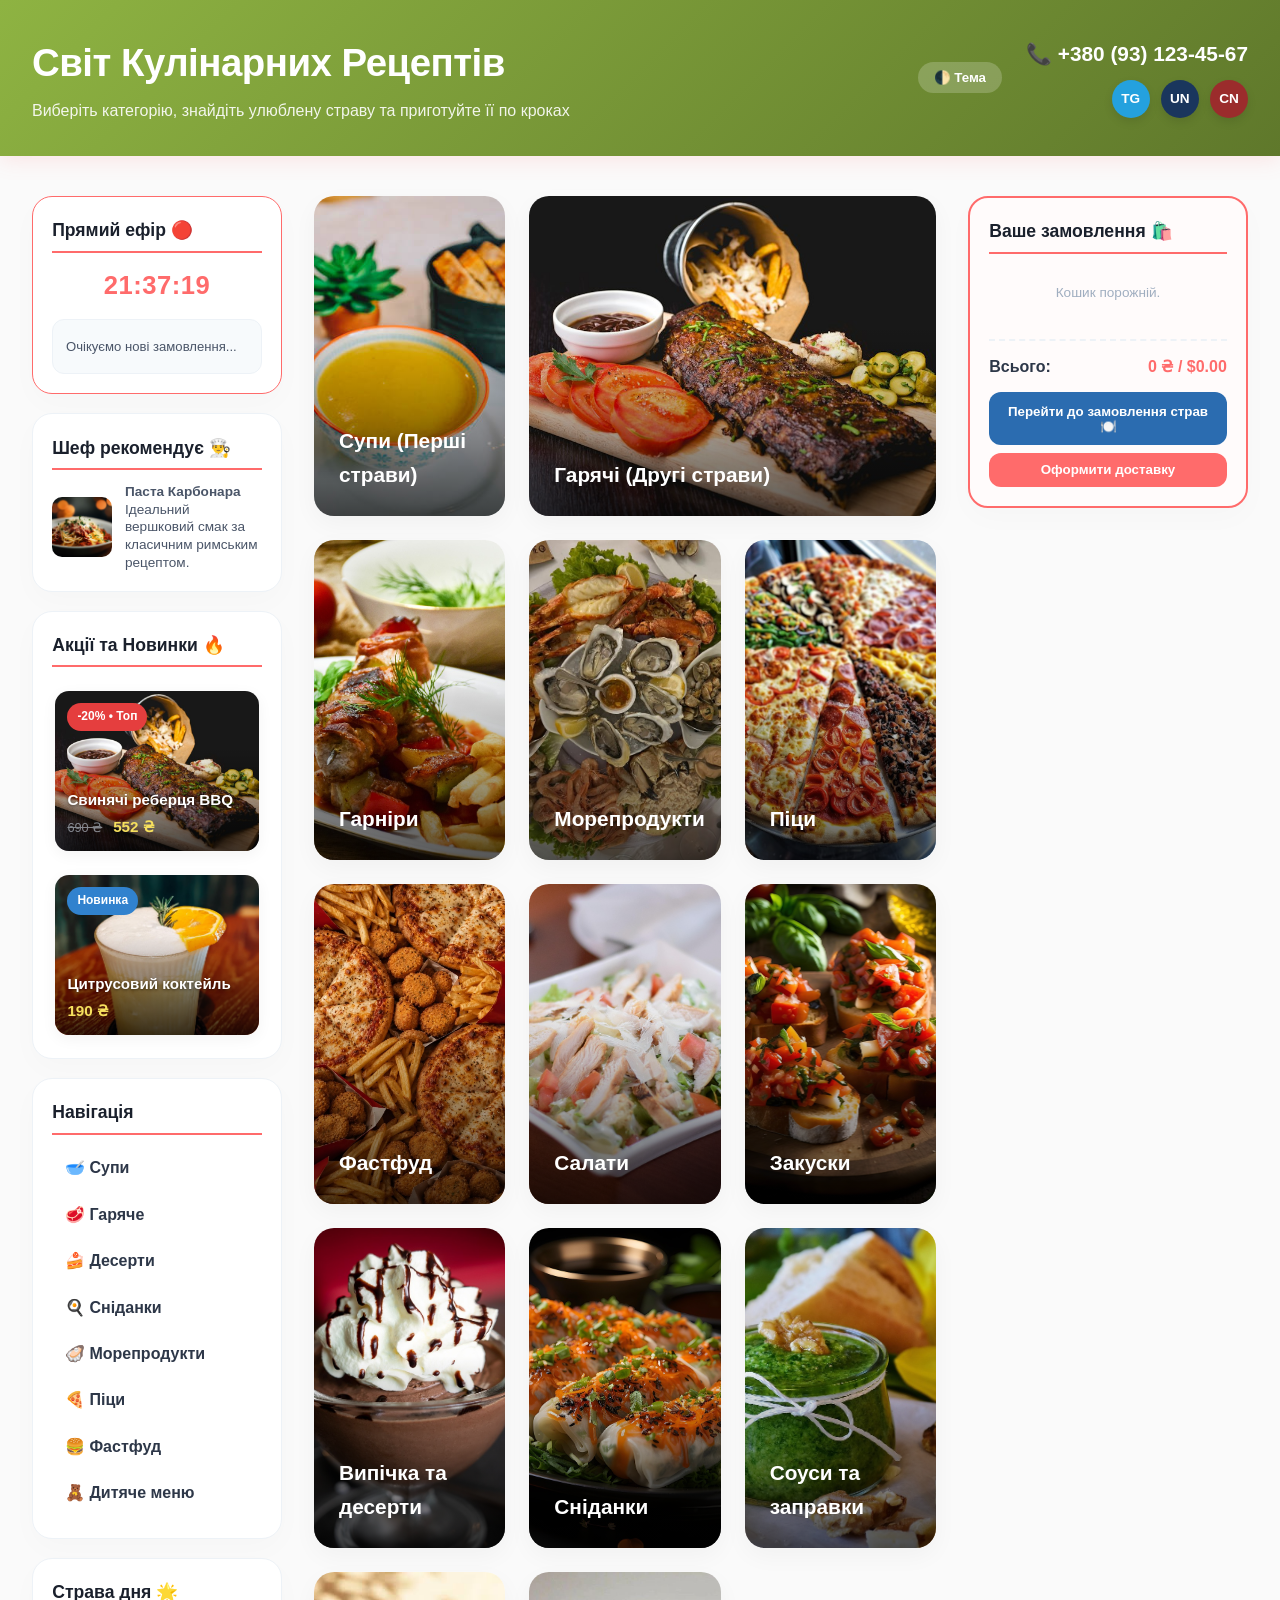
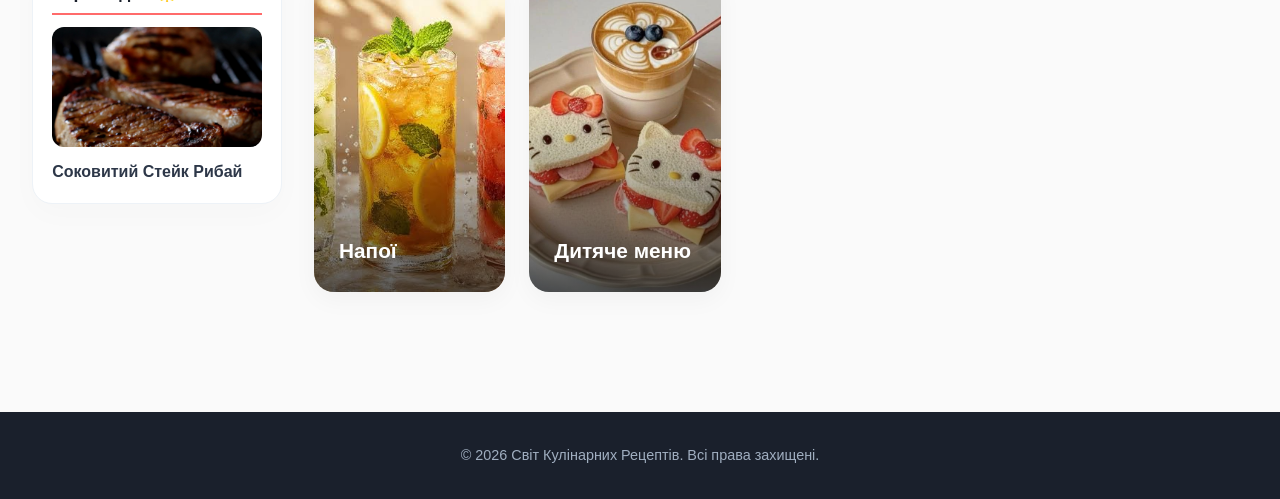
<file: index.html>
<!DOCTYPE html>
<html lang="uk">
<head>
    <meta charset="UTF-8">
    <meta name="viewport" content="width=device-width, initial-scale=1.0">
    <title>Смачні Рецепти — Кулінарний Сайт</title>
    <link rel="stylesheet" href="index.css">
</head>
<body>

    <!-- ПОВІДОМЛЕННЯ ПРО ПОРОЖНІЙ КОШИК -->
    <div id="notification-toast" class="toast hidden">
        <div class="toast-content">
            <span class="toast-icon">⚠️</span>
            <div class="toast-message">
                <h4>Ваш апетит готовий, але тарілка порожня! 🍽️</h4>
                <p>Будь ласка, загляньте в нашу онлайн-вітрину замовлень та виберіть найсоковитіші страви перед оформленням доставки.</p>
            </div>
        </div>
    </div>

    <!-- ШАПКА САЙТУ -->
    <header class="main-header">
        <div class="header-container">
            <div class="brand">
                <h1>Світ Кулінарних Рецептів</h1>
                <p>Виберіть категорію, знайдіть улюблену страву та приготуйте її по кроках</p>
            </div>
            <div class="header-right-box" style="display: flex; align-items: center; gap: 1.5rem;">
                <button class="btn-theme-toggle" onclick="toggleTheme()">🌓 Тема</button>
                <div class="header-contacts">
                    <a href="tel:+380931234567" class="header-phone">📞 +380 (93) 123-45-67</a>
                    <div class="header-socials">
                        <!-- Посилання на українські платформи та месенджери -->
                        <a href="socials.html" target="_blank" class="social-icon telegram" title="Наш Telegram Канал">TG</a>
                        <a href="https://ukr.net" target="_blank" class="social-icon ukrnet" title="Ukr.net">UN</a>
                        <a href="https://censor.net" target="_blank" class="social-icon censor" title="Censor.net">CN</a>
                    </div>
                </div>
            </div>
        </div>
    </header>

    <!-- ОСНОВНИЙ КОНТЕНТ -->
    <div class="container">
        <div id="screen-categories" class="main-layout">
            <!-- ЛІВА ПАНЕЛЬ З ГОДИННИКОМ, МОНІТОРИНГОМ ТА АКЦІЯМИ -->
            <aside class="side-panel left-panel">
                <!-- Блок часу та імітації замовлень -->
                <div class="widget-box" style="border: 1px solid #ff6b6b;">
                    <h3>Прямий ефір 🔴</h3>
                    <div class="live-clock">
                        <span id="live-clock-time">00:00:00</span>
                    </div>
                    <div class="live-tracker-wrapper">
                        <div id="live-tracker-text">Очікуємо нові замовлення...</div>
                    </div>
                </div>

                <!-- РЕКОМЕНДАЦІЯ ВІД ШЕФ-КУХАРЯ -->
                <div class="widget-box">
                    <h3>Шеф рекомендує 👨‍🍳</h3>
                    <div class="chef-recommend" onclick="showRecipeImmediately('main_dishes', database.main_dishes.items[5])">
                        <div class="chef-thumb" style="background-image: url('images/carbonara.jpg')"></div>
                        <p><strong>Паста Карбонара</strong><br>Ідеальний вершковий смак за класичним римським рецептом.</p>
                    </div>
                </div>

                <!-- АКЦІЇ, НОВИНКИ ТА ЗНИЖКИ -->
                <div class="widget-box">
                    <h3>Акції та Новинки 🔥</h3>
                    <!-- Знижка / Популярне -->
                    <div class="bento-promo-card" onclick="showCategory('main_dishes')">
                        <div class="promo-bg-image" style="background-image: url('images/main_dishes_main.jpg')">
                            <span class="promo-badge discount">-20% • Топ</span>
                            <div class="promo-text-footer">
                                <h4>Свинячі реберця BBQ</h4>
                                <span class="old-price">690 ₴</span>
                                <span class="new-price">552 ₴</span>
                            </div>
                        </div>
                    </div>
                    <!-- Новинка -->
                    <div class="bento-promo-card" style="margin-top: 0.6rem;" onclick="showCategory('drinks')">
                        <div class="promo-bg-image" style="background-image: url('images/lemonade.jpg')">
                            <span class="promo-badge new-item">Новинка</span>
                            <div class="promo-text-footer">
                                <h4>Цитрусовий коктейль</h4>
                                <span class="new-price">190 ₴</span>
                            </div>
                        </div>
                    </div>
                </div>

                <!-- НАВІГАЦІЯ -->
                <div class="widget-box">
                    <h3>Навігація</h3>
                    <ul class="quick-nav">
                        <li onclick="showCategory('soups')">🥣 Супи</li>
                        <li onclick="showCategory('main_dishes')">🥩 Гаряче</li>
                        <li onclick="showCategory('desserts')">🍰 Десерти</li>
                        <li onclick="showCategory('breakfast')">🍳 Сніданки</li>
                        <li onclick="showCategory('seafood')">🦪 Морепродукти</li>
                        <li onclick="showCategory('pizzas')">🍕 Піци</li>
                        <li onclick="showCategory('fastfood')">🍔 Фастфуд</li>
                        <li onclick="showCategory('kids_menu')">🧸 Дитяче меню</li>


                    </ul>
                </div>
                
                <!-- СТРАВА ДНЯ -->
                <div class="widget-box day-dish-box">
                    <h3>Страва дня 🌟</h3>
                    <div class="day-dish-card" onclick="showCategory('main_dishes')">
                        <div class="day-dish-img" style="background-image: url('images/steak.jpg')"></div>
                        <h4>Соковитий Стейк Рибай</h4>
                    </div>
                </div>
            </aside>
            <!-- ЦЕНТРАЛЬНА СІТКА BENTO GRID -->
            <main class="categories-grid">
                <div class="category-card" onclick="showCategory('soups')" onmouseenter="playHoverSound()">
                    <div class="category-img" style="background-image: url('images/soups_main.jpg')"></div>
                    <h2>Супи (Перші страви)</h2>
                </div>
                <div class="category-card" onclick="showCategory('main_dishes')" onmouseenter="playHoverSound()">
                    <div class="category-img" style="background-image: url('images/main_dishes_main.jpg')"></div>
                    <h2>Гарячі (Другі страви)</h2>
                </div>
                <div class="category-card" onclick="showCategory('side_dishes')" onmouseenter="playHoverSound()">
                    <div class="category-img" style="background-image: url('images/side_dishes_main.jpg')"></div>
                    <h2>Гарніри</h2>
                </div>
                <div class="category-card" onclick="showCategory('seafood')" onmouseenter="playHoverSound()">
                <div class="category-img" style="background-image: url('images/mussel.jpg')"></div>
                <h2>Морепродукти</h2>
                </div>

                <div class="category-card" onclick="showCategory('pizzas')" onmouseenter="playHoverSound()">
                    <div class="category-img" style="background-image: url('images/pizza.jpg')"></div>
                    <h2>Піци</h2>
                </div>

                <div class="category-card" onclick="showCategory('fastfood')" onmouseenter="playHoverSound()">
                    <div class="category-img" style="background-image: url('images/fastfood.jpg')"></div>
                    <h2>Фастфуд</h2>
                </div>

                <div class="category-card" onclick="showCategory('salads')" onmouseenter="playHoverSound()">
                    <div class="category-img" style="background-image: url('images/salads_main.jpg')"></div>
                    <h2>Салати</h2>
                </div>
                <div class="category-card" onclick="showCategory('appetizers')" onmouseenter="playHoverSound()">
                    <div class="category-img" style="background-image: url('images/appetizers_main.jpg')"></div>
                    <h2>Закуски</h2>
                </div>
                <div class="category-card" onclick="showCategory('desserts')" onmouseenter="playHoverSound()">
                    <div class="category-img" style="background-image: url('images/desserts_main.jpg')"></div>
                    <h2>Випічка та десерти</h2>
                </div>
                <div class="category-card" onclick="showCategory('breakfast')" onmouseenter="playHoverSound()">
                    <div class="category-img" style="background-image: url('images/breakfast_main.jpg')"></div>
                    <h2>Сніданки</h2>
                </div>
                <div class="category-card" onclick="showCategory('sauces')" onmouseenter="playHoverSound()">
                    <div class="category-img" style="background-image: url('images/sauces_main.jpg')"></div>
                    <h2>Соуси та заправки</h2>
                </div>
                <div class="category-card" onclick="showCategory('drinks')" onmouseenter="playHoverSound()">
                    <div class="category-img" style="background-image: url('images/drinks_main.jpg')"></div>
                    <h2>Напої</h2>
                </div>
                    <div class="category-card" onclick="showCategory('kids_menu')" onmouseenter="playHoverSound()">
                <div class="category-img" style="background-image: url('images/hellokitty_sandwiches.jpg')"></div>
                    <h2>Дитяче меню</h2>
              </div>

                
            </main>

            <!-- ПРАВА ПАНЕЛЬ -->
            <aside class="side-panel right-panel">
                <div class="widget-box cart-box">
                    <h3>Ваше замовлення 🛍️</h3>
                    <div id="cart-items-container">
                        <p class="empty-cart-msg">Кошик порожній.</p>
                    </div>
                    <div class="cart-summary">
                        <div class="summary-line">
                            <span>Всього:</span>
                            <span id="cart-total-price">0 ₴ / $0.00</span>
                        </div>
                        <button class="btn-open-menu" onclick="openOrderModal()">Перейти до замовлення страв 🍽️</button>
                        <button class="btn-order" onclick="openPaymentModal()" style="margin-top: 0.5rem;">Оформити доставку</button>
                    </div>
                </div>
            </aside>
        </div>

        <div id="screen-recipes" class="hidden">
            <button class="btn-back" onclick="goToCategories()">← До категорій</button>
            <h2 id="category-title" style="margin-bottom: 1.5rem;">Назва категорії</h2>
            <div class="recipes-grid" id="recipes-container"></div>
        </div>

        <div id="screen-detail" class="hidden">
            <button class="btn-back" id="btn-to-recipes">← До списку страв</button>
            <div class="recipe-detail" id="recipe-detail-container"></div>
        </div>
    </div>

    <!-- ВІКНО ОНЛАЙН-ЗАМОВЛЕННЯ -->
    <div id="modal-order" class="modal hidden">
        <div class="modal-content">
            <div class="modal-header-box">
                <h2>Меню онлайн-замовлення ресторану 📋</h2>
                <span class="close-modal" onclick="closeOrderModal()">&times;</span>
            </div>
            <div class="modal-menu-grid" id="modal-menu-container"></div>
        </div>
    </div>

    <!-- ВІКНО ОПЛАТИ -->
    <div id="modal-payment" class="modal hidden">
        <div class="modal-content"></div>
    </div>

    <footer class="main-footer">
        <div class="footer-bottom">
            <p>&copy; 2026 Світ Кулінарних Рецептів. Всі права захищені.</p>
        </div>
    </footer>

    <script src="recipes-data.js"></script>
    <script src="index.js"></script>
</body>
</html>
</file>
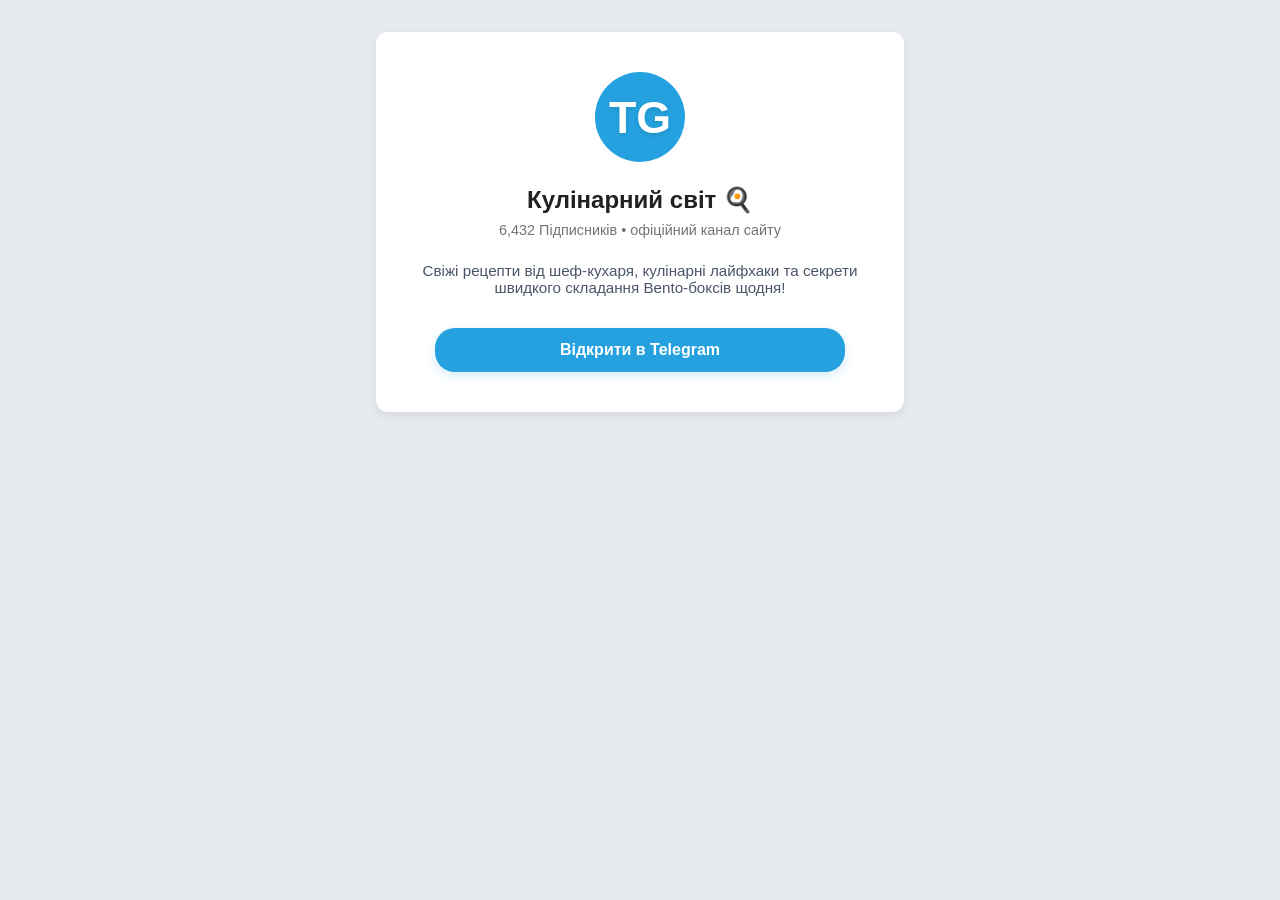
<file: socials.html>
<!DOCTYPE html>
<html lang="uk">
<head>
    <meta charset="UTF-8">
    <meta name="viewport" content="width=device-width, initial-scale=1.0">
    <title>Telegram: Світ Кулінарних Рецептів</title>
    <style>
        body { background-color: #e7ebf0; font-family: -apple-system, BlinkMacSystemFont, "Segoe UI", Roboto, Helvetica, Arial, sans-serif; margin: 0; padding: 2rem 0; display: flex; justify-content: center; }
        .tg-card { background: white; width: 100%; max-width: 480px; border-radius: 12px; box-shadow: 0 4px 12px rgba(0,0,0,0.08); overflow: hidden; text-align: center; padding: 2.5rem 1.5rem; }
        .tg-logo { width: 90px; height: 90px; background-color: #24a1de; border-radius: 50%; color: white; font-size: 2.8rem; font-weight: bold; line-height: 90px; margin: 0 auto 1.5rem auto; text-shadow: 0 2px 4px rgba(0,0,0,0.1); }
        .tg-title { font-size: 1.5rem; font-weight: 700; color: #212121; margin-bottom: 0.5rem; }
        .tg-sub { font-size: 0.9rem; color: #707579; margin-bottom: 1.5rem; }
        .tg-btn { display: inline-block; width: 80%; background-color: #24a1de; color: white; padding: 0.8rem; border-radius: 20px; font-weight: bold; text-decoration: none; box-shadow: 0 4px 10px rgba(36, 161, 222, 0.2); transition: background 0.2s; }
        .tg-btn:hover { background-color: #1e8bbd; }
    </style>
</head>
<body>
    <div class="tg-card">
        <div class="tg-logo">TG</div>
        <div class="tg-title">Кулінарний світ 🍳</div>
        <div class="tg-sub">6,432 Підписників • офіційний канал сайту</div>
        <p style="color: #4a5568; font-size: 0.95rem; margin-bottom: 2rem;">Свіжі рецепти від шеф-кухаря, кулінарні лайфхаки та секрети швидкого складання Bento-боксів щодня!</p>
        <a href="#" class="tg-btn" onclick="alert('Вы успешно подписались на официальный Telegram-канал группы!')">Відкрити в Telegram</a>
    </div>
</body>
</html>
</file>
<file: index.css>
* {
    box-sizing: border-box;
    margin: 0;
    padding: 0;
    font-family: 'Segoe UI', Tahoma, Geneva, Verdana, sans-serif;
    transition: background-color 0.3s ease, color 0.3s ease, border-color 0.3s ease, transform 0.2s;
}

body {
    background-color: #fafafa;
    color: #2d3748;
    line-height: 1.6;
    display: flex;
    flex-direction: column;
    min-height: 100vh;
}

/* СТИЛИ ДЛЯ ТЕМНОЙ ТЕМЫ */
body.dark-mode {
    background-color: #121214;
    color: #f7fafc;
}
body.dark-mode .widget-box, 
body.dark-mode .category-card, 
body.dark-mode .recipe-card, 
body.dark-mode .recipe-detail, 
body.dark-mode .modal-content {
    background-color: #1a1a1e;
    border-color: #2d2d34;
    box-shadow: 0 10px 30px rgba(0,0,0,0.3);
}
body.dark-mode .widget-box h3,
body.dark-mode .widget-box h3 *,
body.dark-mode .chef-recommend,
body.dark-mode .chef-recommend strong,
body.dark-mode .chef-recommend p {
    color: #ffffff !important;
}
body.dark-mode .quick-nav li:hover { background-color: #2d1a1a; }
body.dark-mode .recipe-info { background: rgba(26, 26, 30, 0.96); box-shadow: 0 4px 15px rgba(0,0,0,0.4); }
body.dark-mode .recipe-info h3 { color: #ffffff; }
body.dark-mode .modal-item-card { background: #222227; border-color: #2d2d34; }
body.dark-mode input { background-color: #121214; color: white; border-color: #2d2d34; }
body.dark-mode .ingredients-section { background: linear-gradient(to right, #2d1a1a, #1a1a1e); }
body.dark-mode .receipt-box { background-color: #121214; border-color: #2d2d34; }

/* УВЕДОМЛЕНИЕ О ПУСТОЙ КОРЗИНЕ */
.toast {
    position: fixed;
    top: 30px;
    left: 50%;
    transform: translateX(-50%);
    z-index: 2000;
    background-color: #ffffff;
    border-left: 8px solid #ff9f43;
    padding: 1.4rem 2.5rem;
    border-radius: 20px;
    max-width: 650px;
    width: 90%;
    box-shadow: 0 20px 50px rgba(0,0,0,0.15);
    animation: slideDownSmooth 0.4s cubic-bezier(0.175, 0.885, 0.32, 1.275);
}
body.dark-mode .toast { background-color: #1a1a1e; box-shadow: 0 20px 50px rgba(0,0,0,0.6); }
.toast-content { display: flex; align-items: center; gap: 1.5rem; }
.toast-icon { font-size: 2.8rem; }
.toast-message h4 { font-size: 1.2rem; font-weight: 800; color: #ff9f43; margin-bottom: 0.3rem; }
.toast-message p { font-size: 0.95rem; color: #4a5568; line-height: 1.4; }
body.dark-mode .toast-message p { color: #e2e8f0; }

@keyframes slideDownSmooth { from { top: -120px; opacity: 0; } to { top: 30px; opacity: 1; } }

/* КНОПКА ТЕМЫ */
.btn-theme-toggle { background: rgba(255, 255, 255, 0.2); color: white; border: none; padding: 0.5rem 1rem; border-radius: 50px; font-weight: bold; cursor: pointer; }
.btn-theme-toggle:hover { background: rgba(255, 255, 255, 0.3); }

/* HEADER ШИРОКИЙ */
.main-header { background: linear-gradient(135deg, #8eb342 0%, #5f782b 100%); color: white; padding: 2rem 0; box-shadow: 0 4px 20px rgba(255, 107, 107, 0.15); }
.header-container { max-width: 1700px; margin: 0 auto; padding: 0 2rem; display: flex; justify-content: space-between; align-items: center; flex-wrap: wrap; gap: 1.5rem; }
.brand h1 { font-size: 2.4rem; font-weight: 800; letter-spacing: -0.5px; margin-bottom: 0.3rem; }
.brand p { font-size: 1rem; opacity: 0.9; }
.header-contacts { text-align: right; display: flex; flex-direction: column; align-items: flex-end; gap: 0.6rem; }
.header-phone { color: white; text-decoration: none; font-size: 1.3rem; font-weight: 700; }

.header-socials { display: flex; gap: 0.7rem; }
.social-icon { display: inline-block; width: 38px; height: 38px; text-align: center; line-height: 38px; border-radius: 50%; color: white; text-decoration: none; font-weight: bold; font-size: 0.85rem; box-shadow: 0 4px 10px rgba(0,0,0,0.1); }
.social-icon:hover { transform: scale(1.15) translateY(-2px); }
.telegram { background-color: #24a1de; }
.ukrnet { background-color: #1a365d; }
.censor { background-color: #9b2c2c; }

/* ТРЕХКОЛОНОЧНЫЙ МАКЕТ */
.container { max-width: 1700px; width: 100%; margin: 2.5rem auto; padding: 0 2rem; flex: 1; }
.main-layout { display: grid; grid-template-columns: 250px 1fr 280px; gap: 2rem; align-items: start; }
.side-panel { display: flex; flex-direction: column; gap: 1.2rem; }
.widget-box { background: white; padding: 1.2rem; border-radius: 20px; box-shadow: 0 10px 30px rgba(0,0,0,0.02); border: 1px solid #edf2f7; }
.widget-box h3 { font-size: 1.1rem; font-weight: 700; margin-bottom: 0.8rem; padding-bottom: 0.4rem; border-bottom: 2px solid #ff6b6b; color: #1a202c; }
.quick-nav li { padding: 0.5rem 0.8rem; margin-bottom: 0.3rem; border-radius: 8px; cursor: pointer; font-weight: 600; list-style: none; }
.quick-nav li:hover { background-color: #fff5f5; color: #ff6b6b; transform: translateX(4px); }
.day-dish-img { width: 100%; height: 120px; background-size: cover; background-position: center; border-radius: 12px; margin-bottom: 0.7rem; }

/* ЧАСЫ И ЖИВОЙ МОНИТОРИНГ */
.live-clock { font-size: 1.6rem; font-weight: 800; color: #ff6b6b; text-align: center; margin: 0.3rem 0 0.8rem 0; letter-spacing: 0.5px; }
.live-tracker-wrapper { background: #f7fafc; padding: 0.8rem; border-radius: 12px; min-height: 55px; display: flex; align-items: center; border: 1px solid #edf2f7; }
body.dark-mode .live-tracker-wrapper { background: #121214; border-color: #2d2d34; }
#live-tracker-text { font-size: 0.82rem; color: #4a5568; line-height: 1.35; }
body.dark-mode #live-tracker-text { color: #cbd5e0; }

/* КОРЗИНА ЗАКАЗА */
.cart-box { border: 2px solid #ff6b6b; background-color: #fffbfb; }
#cart-items-container { min-height: 60px; max-height: 180px; overflow-y: auto; margin-bottom: 0.8rem; }
.empty-cart-msg { font-size: 0.85rem; color: #a0aec0; text-align: center; padding-top: 1rem; }
.cart-item { display: flex; justify-content: space-between; align-items: center; padding: 0.4rem 0; border-bottom: 1px solid #f1f1f1; font-size: 0.85rem; }
.cart-item-name { font-weight: 600; }
.cart-item-price { color: #ff6b6b; font-weight: 700; }
.cart-summary { border-top: 2px dashed #edf2f7; padding-top: 0.8rem; }
.summary-line { display: flex; justify-content: space-between; font-weight: 800; font-size: 1rem; margin-bottom: 0.8rem; }
#cart-total-price { color: #ff6b6b; }
.btn-open-menu { width: 100%; background-color: #2b6cb0; color: white; border: none; padding: 0.7rem; border-radius: 12px; font-weight: bold; cursor: pointer; }
.btn-order { width: 100%; background-color: #ff6b6b; color: white; border: none; padding: 0.6rem; border-radius: 12px; font-weight: bold; cursor: pointer; }

/* КНОПКА НАЗАД */
.btn-back { display: inline-block; background: #ff6b6b; color: white; padding: 0.7rem 1.6rem; text-decoration: none; border-radius: 50px; margin-bottom: 2rem; cursor: pointer; border: none; font-weight: bold; }

/* СЕТКА ГЛАВНЫХ КАТЕГОРИЙ BENTO GRID */
.categories-grid {
    display: grid;
    grid-template-columns: repeat(3, 1fr);
    gap: 1.5rem;
}

.category-card {
    position: relative;
    background: white;
    border-radius: 20px;
    overflow: hidden;
    cursor: pointer;
    height: 320px;
    box-shadow: 0 8px 25px rgba(0,0,0,0.04);
}

.category-card:nth-child(2) {
    grid-column: span 2;
}

.category-img {
    width: 100%;
    height: 100%;
    background-size: cover;
    background-position: center;
    background-repeat: no-repeat;
    transition: transform 0.5s ease;
}

.category-card:hover .category-img {
    transform: scale(1.05);
}

.category-card::after {
    content: '';
    position: absolute;
    left: 0; bottom: 0; width: 100%; height: 60%;
    background: linear-gradient(to top, rgba(0,0,0,0.65) 0%, rgba(0,0,0,0) 100%);
    z-index: 1;
}

.category-card h2 {
    position: absolute;
    bottom: 25px;
    left: 25px;
    z-index: 2;
    color: white;
    font-size: 1.3rem;
    font-weight: 700;
}
/* СЕТКА БЛЮД КАТЕГОРИИ */
.recipes-grid { display: grid; grid-template-columns: repeat(auto-fill, 360px); gap: 1.5rem; }
.recipe-card { position: relative; width: 100%; height: 320px; border-radius: 20px; overflow: hidden; cursor: pointer; box-shadow: 0 8px 25px rgba(0,0,0,0.04); }
.recipe-img { width: 100%; height: 100%; }
.recipe-img img { width: 100%; height: 100%; object-fit: cover; display: block; }
.recipe-info { position: absolute; bottom: 20px; left: 20px; right: 20px; background: rgba(255, 255, 255, 0.96); padding: 10px 16px; border-radius: 18px; z-index: 2; }
.recipe-info h3 { font-size: 0.95rem; color: #1a202c; font-weight: 700; text-transform: lowercase; }

/* РЕЦЕПТ ДЕТАЛИ */
.recipe-detail { background: white; padding: 3rem; border-radius: 24px; }
.main-recipe-img { width: 100%; max-width: 850px; height: 440px; overflow: hidden; border-radius: 24px; margin: 0 0 2.5rem 0; }
.main-recipe-img img { width: 100%; height: 100%; object-fit: cover; display: block; }
.recipe-detail h2 { font-size: 2.5rem; font-weight: 800; margin-bottom: 1.5rem; }
.ingredients-section { margin: 2rem 0; background: linear-gradient(to right, #fff5f5, #ffffff); padding: 2rem; border-radius: 20px; border-left: 6px solid #ff6b6b; }
.ingredients-section h4 { margin-bottom: 1rem; font-size: 1.3rem; color: #ff6b6b; font-weight: 700; }
.ingredients-section ul { list-style-position: inside; }
.ingredients-section li { margin-bottom: 0.5rem; font-size: 1.05rem; }
.steps-section h4 { font-size: 1.3rem; font-weight: 700; margin-bottom: 1.5rem; }
.step-item { margin-bottom: 1.5rem; padding-bottom: 1.5rem; border-bottom: 1px dashed #e2e8f0; font-size: 1.05rem; }
.step-number { display: inline-block; background: #ff6b6b; color: white; width: 30px; height: 30px; text-align: center; line-height: 30px; border-radius: 50%; margin-right: 0.6rem; font-weight: bold; }

/* ВИДЖЕТЫ АКЦИЙ И ПРОМО-КАРТОЧЕК */
.bento-promo-card { padding: 0.2rem; cursor: pointer; }
.bento-promo-card:hover { transform: translateY(-3px); }
.promo-bg-image { position: relative; width: 100%; height: 160px; background-size: cover; background-position: center; border-radius: 14px; overflow: hidden; margin-top: 0.5rem; box-shadow: 0 4px 15px rgba(0,0,0,0.05); }
.promo-bg-image::after { content: ''; position: absolute; left: 0; bottom: 0; width: 100%; height: 65%; background: linear-gradient(to top, rgba(0,0,0,0.75) 0%, rgba(0,0,0,0) 100%); z-index: 1; }
.promo-badge { position: absolute; top: 12px; left: 12px; z-index: 2; padding: 4px 10px; border-radius: 30px; font-size: 0.75rem; font-weight: 800; color: white; }
.promo-badge.discount { background-color: #e53e3e; }
.promo-badge.new-item { background-color: #3182ce; }
.promo-text-footer { position: absolute; bottom: 12px; left: 12px; right: 12px; z-index: 2; color: white; }
.promo-text-footer h4 { font-size: 0.95rem; font-weight: 700; margin-bottom: 0.1rem; text-shadow: 0 1px 3px rgba(0,0,0,0.5); }
.promo-text-footer p { font-size: 0.8rem; opacity: 0.95; }
.old-price { text-decoration: line-through; opacity: 0.6; margin-right: 0.4rem; font-size: 0.8rem; color: #cbd5e0; }
.new-price { color: #f6e05e; font-weight: 800; font-size: 0.95rem; }

/* ШЕФ РЕКОМЕНДУЕТ */
.chef-recommend { display: flex; gap: 0.8rem; align-items: center; cursor: pointer; }
.chef-thumb { width: 60px; height: 60px; background-size: cover; background-position: center; border-radius: 10px; flex-shrink: 0; }
.chef-recommend p { font-size: 0.85rem; color: #4a5568; line-height: 1.3; }

/* МОДАЛЬНЫЕ ОКНА И КРУПНАЯ ОНЛАЙН-ВИТРИНА */
.modal { position: fixed; z-index: 1000; left: 0; top: 0; width: 100%; height: 100%; background-color: rgba(0, 0, 0, 0.6); display: flex; align-items: center; justify-content: center; }
.modal-content { background-color: white; padding: 2.5rem; border-radius: 24px; width: 95%; max-width: 1300px; max-height: 90vh; overflow-y: auto; box-shadow: 0 20px 50px rgba(0,0,0,0.15); }
.modal-header-box { display: flex; justify-content: space-between; align-items: center; border-bottom: 2px solid #edf2f7; padding-bottom: 1rem; margin-bottom: 1.5rem; }
.close-modal { font-size: 2.5rem; font-weight: bold; color: #a0aec0; cursor: pointer; }
.close-modal:hover { color: #ff6b6b; }

/* Просторная адаптивная сетка витрины: блюда отлично видно */
.modal-menu-grid { display: grid; grid-template-columns: repeat(auto-fill, minmax(280px, 1fr)); gap: 2rem; }

/* Карточка стала выше для сочности картинки */
.modal-item-card { background: #ffffff; border-radius: 18px; overflow: hidden; border: 1px solid #e2e8f0; display: flex; flex-direction: column; height: 360px; box-shadow: 0 4px 15px rgba(0,0,0,0.02); }
.modal-item-card:hover { transform: translateY(-5px); box-shadow: 0 12px 30px rgba(0,0,0,0.08); }

/* Высота картинки увеличена до 180px */
.modal-item-img { width: 100%; height: 180px; background-size: cover; background-position: center; transition: transform 0.4s ease; }
.modal-item-card:hover .modal-item-img { transform: scale(1.04); }
.modal-item-info { padding: 1.2rem; display: flex; flex-direction: column; justify-content: space-between; flex: 1; background: #ffffff; }
body.dark-mode .modal-item-info { background: #222227; }

.modal-item-info h4 { font-size: 1.05rem; font-weight: 700; color: #1a202c; line-height: 1.4; text-transform: capitalize; }
body.dark-mode .modal-item-info h4 { color: white; }
.modal-item-meta { display: flex; justify-content: space-between; align-items: center; margin-top: 1rem; }
.modal-item-price { font-weight: 800; color: #ff6b6b; font-size: 1.05rem; display: flex; flex-direction: column; gap: 0.1rem; }
.btn-modal-add { background-color: #ff6b6b; color: white; border: none; padding: 0.6rem 1.2rem; border-radius: 10px; font-size: 0.85rem; font-weight: bold; cursor: pointer; }
.btn-modal-add:hover { background-color: #ff5252; transform: scale(1.05); }

/* БАНКОВСКИЙ ТЕРМИНАЛ ОПЛАТЫ */
.payment-card-modal { max-width: 900px; width: 95%; }
.payment-layout-container { display: grid; grid-template-columns: 1fr 1fr; gap: 2rem; margin-top: 1rem; }
.receipt-box { background-color: #f7fafc; border: 1px dashed #cbd5e0; border-radius: 16px; padding: 1.5rem; display: flex; flex-direction: column; max-height: 380px; }
.receipt-box h4 { font-size: 1.1rem; font-weight: 700; margin-bottom: 1rem; color: #4a5568; }
.receipt-list { overflow-y: auto; flex: 1; margin-bottom: 1rem; padding-right: 0.5rem; }
.receipt-item { display: flex; justify-content: space-between; padding: 0.4rem 0; border-bottom: 1px dotted #e2e8f0; font-size: 0.9rem; }
.receipt-total { border-top: 2px solid #4a5568; padding-top: 1rem; display: flex; justify-content: space-between; font-weight: 800; font-size: 1.2rem; color: #ff6b6b; }
.payment-form { display: flex; flex-direction: column; gap: 0.8rem; }
.form-group { display: flex; flex-direction: column; gap: 0.3rem; }
.form-group label { font-size: 0.8rem; font-weight: 700; color: #718096; }
.form-group input { padding: 0.75rem; border-radius: 12px; border: 2px solid #e2e8f0; font-size: 1.05rem; font-weight: 600; outline: none; }
.form-group input:focus { border-color: #ff6b6b; }

.btn-pay-submit { position: relative; width: 100%; margin-top: 1rem; background: linear-gradient(135deg, #25d366 0%, #1ebd5a 100%); color: white; border: none; padding: 0.9rem; border-radius: 12px; font-size: 1.1rem; font-weight: bold; cursor: pointer; box-shadow: 0 4px 15px rgba(30, 189, 90, 0.3); display: flex; justify-content: center; align-items: center; gap: 0.5rem; }
.btn-pay-submit:hover { transform: translateY(-1px); }
.btn-pay-submit.processing { background: #718096 !important; box-shadow: none; cursor: not-allowed; pointer-events: none; }
.btn-pay-submit.processing .spinner-icon { display: inline-block; width: 20px; height: 20px; border: 3px solid rgba(255,255,255,0.3); border-radius: 50%; border-top-color: white; animation: spinAnimation 0.8s linear infinite; }
@keyframes spinAnimation { to { transform: rotate(360deg); } }

.payment-status-overlay { position: absolute; top: 0; left: 0; width: 100%; height: 100%; background-color: rgba(255,255,255,0.95); border-radius: 24px; display: flex; flex-direction: column; align-items: center; justify-content: center; gap: 1rem; z-index: 10; }
body.dark-mode .payment-status-overlay { background-color: rgba(26,26,30,0.95); }
.status-text-anim { font-size: 1.3rem; font-weight: 800; color: #2d3748; }
body.dark-mode .status-text-anim { color: white; }
.pulse-circle { width: 60px; height: 60px; background-color: #25d366; border-radius: 50%; box-shadow: 0 0 0 0 rgba(37, 211, 102, 0.7); animation: pulseAnimation 1.2s infinite; }
@keyframes pulseAnimation { 0% { transform: scale(0.95); box-shadow: 0 0 0 0 rgba(37, 211, 102, 0.7); } 70% { transform: scale(1); box-shadow: 0 0 0 15px rgba(37, 211, 102, 0); } 100% { transform: scale(0.95); box-shadow: 0 0 0 0 rgba(37, 211, 102, 0); } }

.main-footer { background-color: #1a202c; color: #a0aec0; padding: 2rem 0; margin-top: 5rem; }
.footer-bottom { text-align: center; font-size: 0.9rem; }
@media (max-width: 1250px) { .main-layout { grid-template-columns: 1fr; } .side-panel { display: none; } .recipes-grid { grid-template-columns: repeat(auto-fill, minmax(280px, 1fr)); } .payment-layout-container { grid-template-columns: 1fr; } }
.hidden { display: none !important; }
</file>
